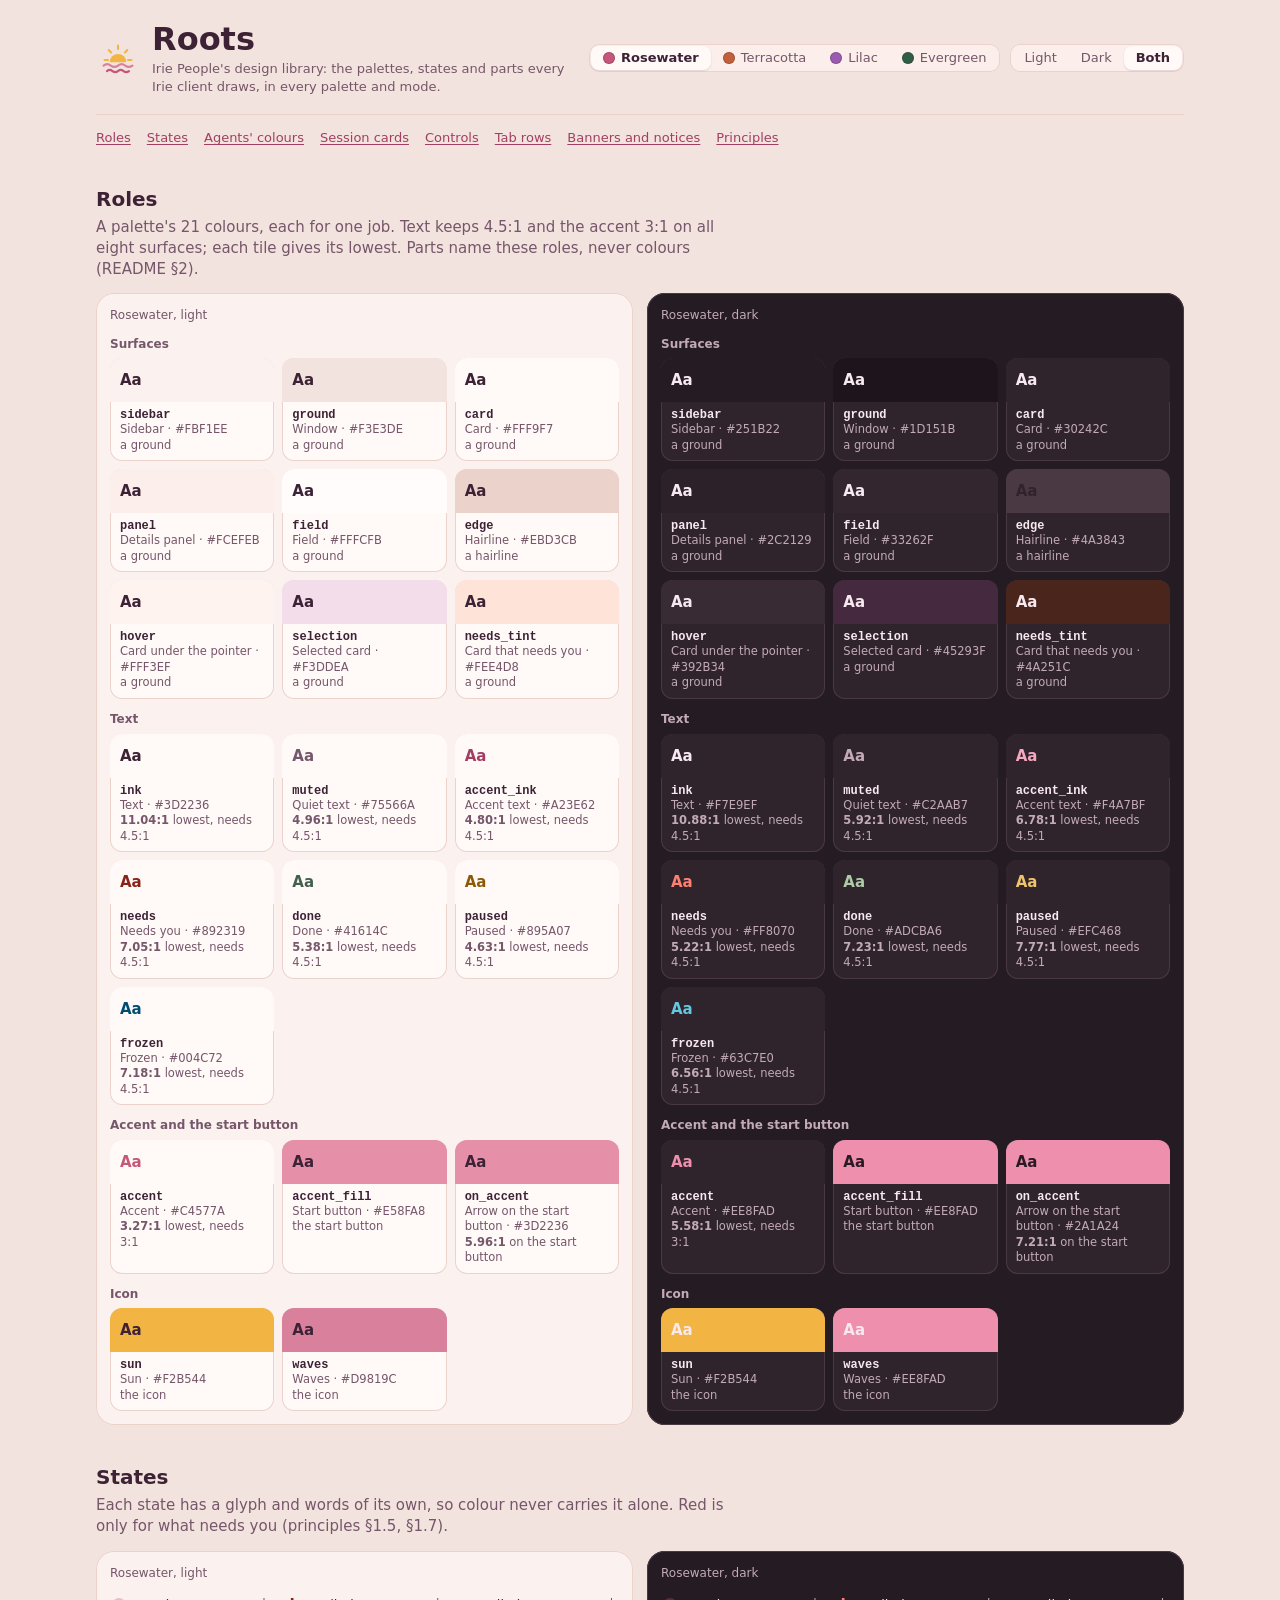
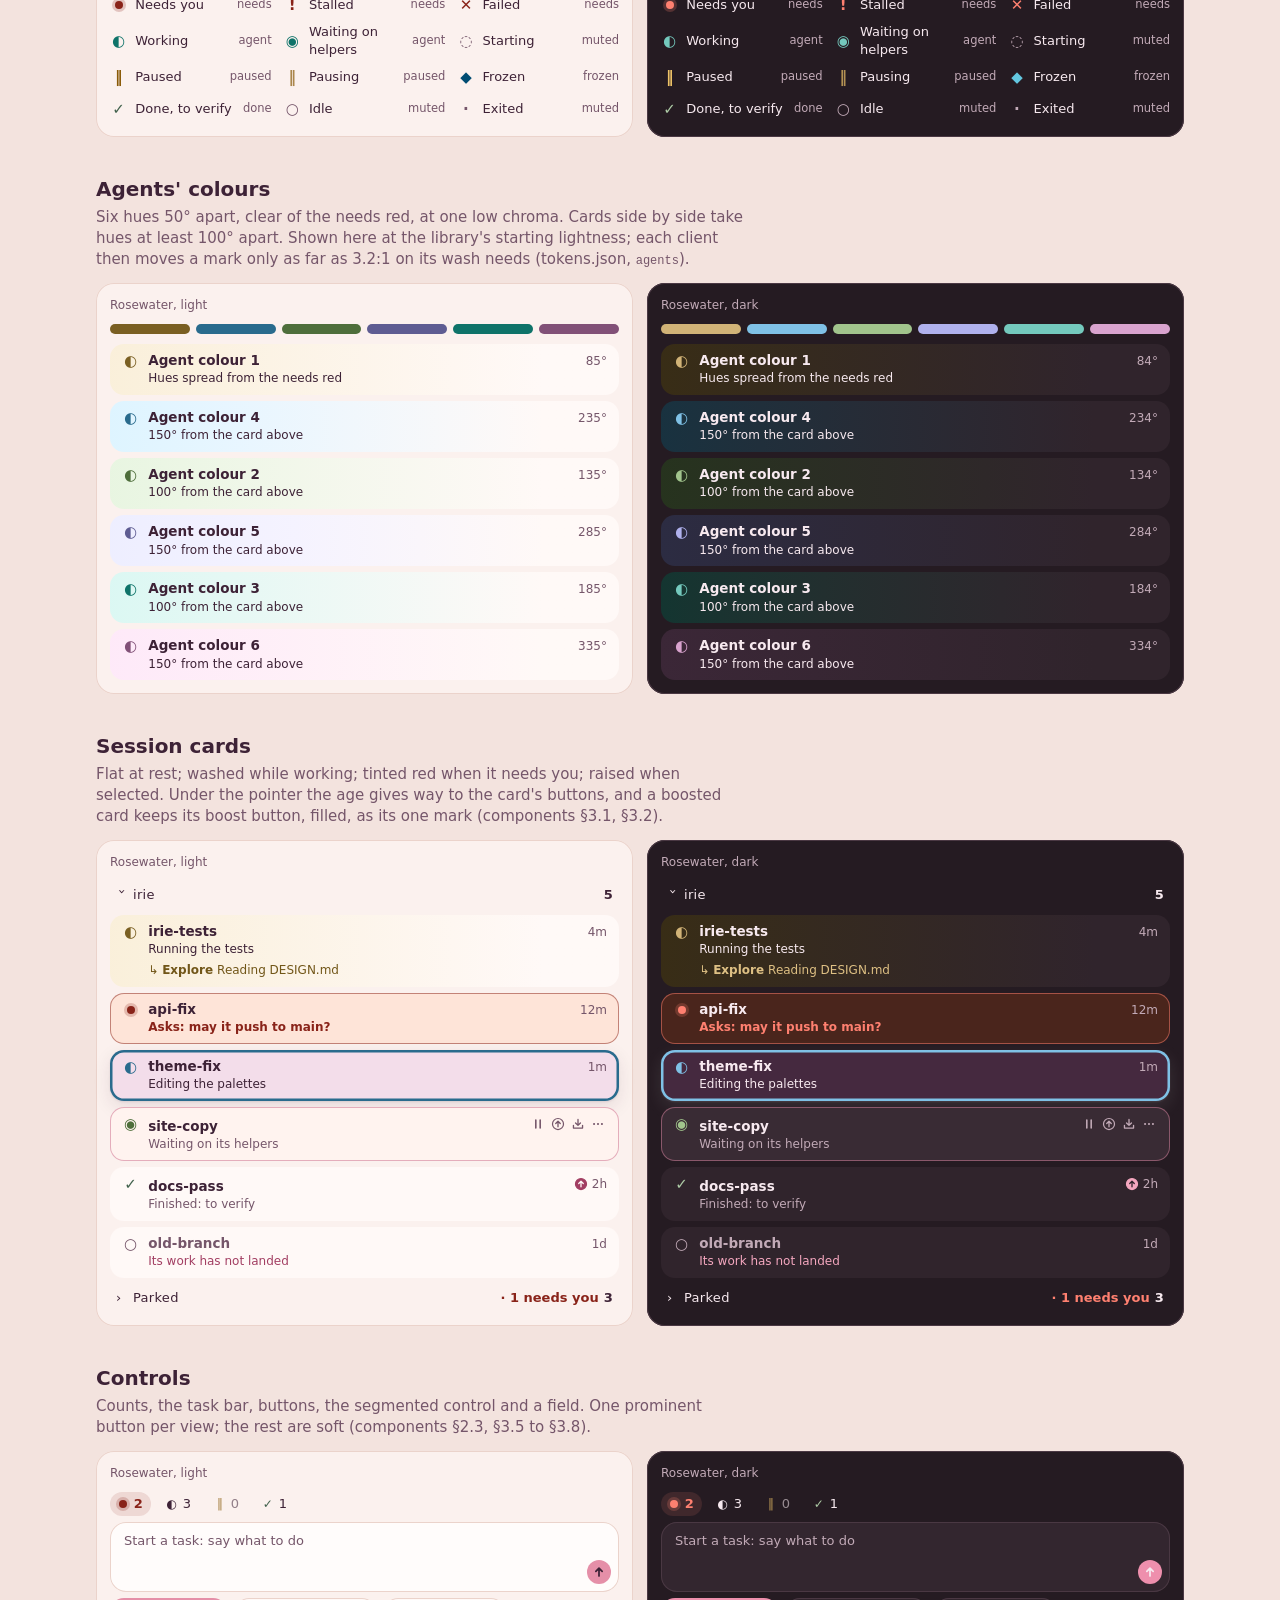
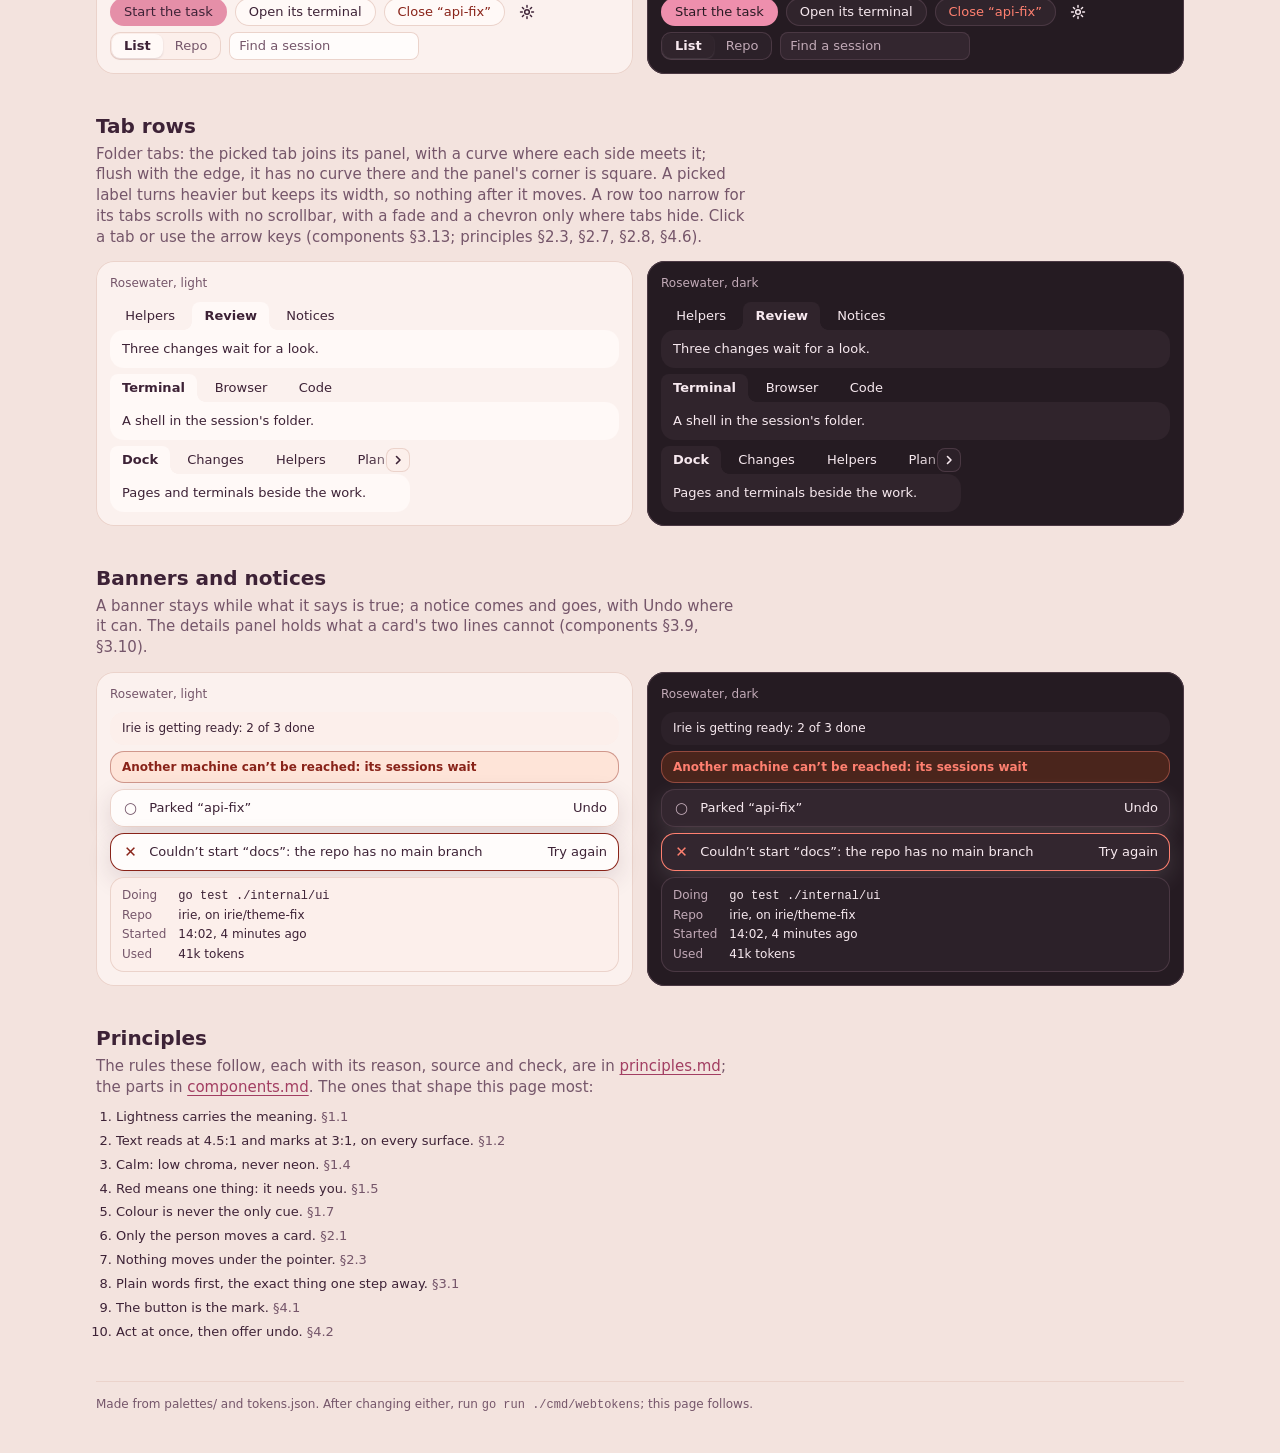
<file: gallery.html>
<!doctype html>
<html lang="en">
<head>
<meta charset="utf-8">
<meta name="viewport" content="width=device-width, initial-scale=1, viewport-fit=cover">
<title>Roots</title>
<!-- Irie's design library, drawn: every palette's roles, the states, the
     agents' colours and the parts (README.md). It reads only the
     library's own files, so open it straight from the folder. -->
<link rel="stylesheet" href="web/tokens.css">
<link rel="stylesheet" href="web/components.css">
<style>
* { box-sizing: border-box; }
body { margin: 0; background: var(--ground); }
.page { max-width: 1120px; margin: 0 auto; padding: max(20px, env(safe-area-inset-top)) max(16px, env(safe-area-inset-right)) 40px max(16px, env(safe-area-inset-left)); }
a { color: var(--accent-ink); text-underline-offset: .18em; }
h1, h2, h3 { font-family: var(--ir-round); line-height: 1.2; margin: 0; text-wrap: balance; }
h1 { font-size: clamp(24px, 4vw, 32px); font-weight: 750; }
h2 { font-size: 20px; font-weight: 700; margin-top: 40px; }
h3 { font-size: 15px; font-weight: 700; margin-top: 22px; }
p { margin: 6px 0 0; max-width: 68ch; color: var(--muted); }
p.lead { font-size: 15px; }
code { font: 12px var(--ir-mono); }

.top { display: flex; flex-wrap: wrap; align-items: center; gap: 14px 20px; padding-bottom: 18px; border-bottom: 1px solid var(--edge); }
.brand { display: flex; align-items: center; gap: 12px; flex: 1 1 320px; min-width: 0; }
.brand svg { width: 44px; height: 44px; flex: none; }
.brand p { margin-top: 2px; }
.pickers { display: flex; flex-wrap: wrap; gap: 10px; align-items: center; }
.swatch-dot { width: 12px; height: 12px; border-radius: 50%; box-shadow: inset 0 0 0 1px color-mix(in srgb, var(--ink) 25%, transparent); }
.ir-seg button { display: inline-flex; align-items: center; gap: 6px; }
.pickers .ir-seg { flex-wrap: wrap; max-width: 100%; }
@media (max-width: 480px) { .pickers .ir-seg button { padding: 0 9px; } }

nav.toc { display: flex; flex-wrap: wrap; gap: 4px 16px; margin-top: 14px; font-size: 13px; }

.panes { display: grid; grid-template-columns: repeat(auto-fit, minmax(min(100%, 320px), 1fr)); gap: 14px; margin-top: 14px; }
.pane { min-width: 0; padding: 14px; border-radius: 18px; background: var(--sidebar); color: var(--ink); box-shadow: inset 0 0 0 1px var(--edge); }
.pane-label { display: flex; justify-content: space-between; gap: 8px; margin-bottom: 10px; font-size: 12px; color: var(--muted); }
.stack { display: grid; gap: 6px; }
.row { display: flex; flex-wrap: wrap; align-items: center; gap: 8px; }

/* Roles */
.roles { display: grid; grid-template-columns: repeat(auto-fill, minmax(140px, 1fr)); gap: 8px; }
.role { min-width: 0; border-radius: 12px; overflow: hidden; background: var(--card); box-shadow: inset 0 0 0 1px var(--edge); }
.role .chip { height: 44px; display: flex; align-items: center; padding: 0 10px; font: 700 15px var(--ir-round); }
.role .meta { padding: 6px 10px 8px; font-size: 11.5px; line-height: 1.35; }
.role .meta b { display: block; font: 600 12px var(--ir-mono); color: var(--ink); }
.role .meta span { color: var(--muted); }
.role .ok { color: var(--done); font-weight: 650; }
.role .low { color: var(--needs); font-weight: 650; }
.group-name { margin: 12px 0 6px; font-size: 12px; font-weight: 650; color: var(--muted); }
.group-name:first-child { margin-top: 0; }

/* States */
.states { display: grid; grid-template-columns: repeat(auto-fill, minmax(150px, 1fr)); gap: 4px 12px; }
.state { display: flex; align-items: center; gap: 8px; min-height: 28px; font-size: 13px; }
.state span:last-child { color: var(--muted); font-size: 11.5px; margin-left: auto; }

/* Agents */
.wheel { display: flex; gap: 6px; margin-bottom: 10px; }
.wheel i { flex: 1; height: 10px; border-radius: 5px; }

/* Tab rows */
.narrow { max-width: 300px; }

.rules { margin: 10px 0 0; padding-left: 20px; max-width: 76ch; }
.rules li { margin-top: 6px; }
.rules li span { color: var(--muted); }
footer { margin-top: 40px; padding-top: 14px; border-top: 1px solid var(--edge); font-size: 12px; color: var(--muted); }
</style>
</head>
<body class="ir">
<div class="page">
  <header class="top">
    <div class="brand">
      <svg viewBox="0 0 64 64" aria-hidden="true"><path d="M32 14v5M18.5 20.5l3.5 3.5M45.5 20.5l-3.5 3.5M12.5 35h5M46.5 35h5" stroke="var(--sun)" stroke-width="3" stroke-linecap="round"/><path d="M20 38a12 12 0 0 1 24 0z" fill="var(--sun)"/><path d="M11 43q5.25-4 10.5 0t10.5 0t10.5 0t10.5 0" fill="none" stroke="var(--waves)" stroke-width="3.2" stroke-linecap="round"/><path d="M16 51q4-3.2 8 0t8 0t8 0t8 0" fill="none" stroke="var(--accent)" stroke-width="3.2" stroke-linecap="round"/></svg>
      <div>
        <h1>Roots</h1>
        <p>Irie People's design library: the palettes, states and parts every Irie client draws, in every palette and mode.</p>
      </div>
    </div>
    <div class="pickers">
      <div class="ir-seg" role="group" aria-label="Palette" id="palettes"></div>
      <div class="ir-seg" role="group" aria-label="Mode" id="modes">
        <button type="button" data-pick-mode="light">Light</button>
        <button type="button" data-pick-mode="dark">Dark</button>
        <button type="button" data-pick-mode="both">Both</button>
      </div>
    </div>
  </header>
  <nav class="toc" aria-label="On this page">
    <a href="#roles">Roles</a><a href="#states">States</a><a href="#agents">Agents' colours</a>
    <a href="#cards">Session cards</a><a href="#controls">Controls</a><a href="#tabs">Tab rows</a><a href="#notes">Banners and notices</a><a href="#rules">Principles</a>
  </nav>
  <p id="nojs">This page draws itself from web/tokens.js: it needs JavaScript.</p>

  <section>
    <h2 id="roles">Roles</h2>
    <p class="lead">A palette's 21 colours, each for one job. Text keeps 4.5:1 and the accent 3:1 on all eight surfaces; each tile gives its lowest. Parts name these roles, never colours (README §2).</p>
    <div class="panes" data-board="roles"></div>
  </section>

  <section>
    <h2 id="states">States</h2>
    <p class="lead">Each state has a glyph and words of its own, so colour never carries it alone. Red is only for what needs you (principles §1.5, §1.7).</p>
    <div class="panes" data-board="states"></div>
  </section>

  <section>
    <h2 id="agents">Agents' colours</h2>
    <p class="lead">Six hues 50° apart, clear of the needs red, at one low chroma. Cards side by side take hues at least 100° apart. Shown here at the library's starting lightness; each client then moves a mark only as far as 3.2:1 on its wash needs (tokens.json, <code>agents</code>).</p>
    <div class="panes" data-board="agents"></div>
  </section>

  <section>
    <h2 id="cards">Session cards</h2>
    <p class="lead">Flat at rest; washed while working; tinted red when it needs you; raised when selected. Under the pointer the age gives way to the card's buttons, and a boosted card keeps its boost button, filled, as its one mark (components §3.1, §3.2).</p>
    <div class="panes" data-board="cards" data-template="t-cards"></div>
  </section>

  <section>
    <h2 id="controls">Controls</h2>
    <p class="lead">Counts, the task bar, buttons, the segmented control and a field. One prominent button per view; the rest are soft (components §2.3, §3.5 to §3.8).</p>
    <div class="panes" data-board="controls" data-template="t-controls"></div>
  </section>

  <section>
    <h2 id="tabs">Tab rows</h2>
    <p class="lead">Folder tabs: the picked tab joins its panel, with a curve where each side meets it; flush with the edge, it has no curve there and the panel's corner is square. A picked label turns heavier but keeps its width, so nothing after it moves. A row too narrow for its tabs scrolls with no scrollbar, with a fade and a chevron only where tabs hide. Click a tab or use the arrow keys (components §3.13; principles §2.3, §2.7, §2.8, §4.6).</p>
    <div class="panes" data-board="tabs" data-template="t-tabs"></div>
  </section>

  <section>
    <h2 id="notes">Banners and notices</h2>
    <p class="lead">A banner stays while what it says is true; a notice comes and goes, with Undo where it can. The details panel holds what a card's two lines cannot (components §3.9, §3.10).</p>
    <div class="panes" data-board="notes" data-template="t-notes"></div>
  </section>

  <section>
    <h2 id="rules">Principles</h2>
    <p class="lead">The rules these follow, each with its reason, source and check, are in <a href="principles.md">principles.md</a>; the parts in <a href="components.md">components.md</a>. The ones that shape this page most:</p>
    <ol class="rules">
      <li>Lightness carries the meaning. <span>§1.1</span></li>
      <li>Text reads at 4.5:1 and marks at 3:1, on every surface. <span>§1.2</span></li>
      <li>Calm: low chroma, never neon. <span>§1.4</span></li>
      <li>Red means one thing: it needs you. <span>§1.5</span></li>
      <li>Colour is never the only cue. <span>§1.7</span></li>
      <li>Only the person moves a card. <span>§2.1</span></li>
      <li>Nothing moves under the pointer. <span>§2.3</span></li>
      <li>Plain words first, the exact thing one step away. <span>§3.1</span></li>
      <li>The button is the mark. <span>§4.1</span></li>
      <li>Act at once, then offer undo. <span>§4.2</span></li>
    </ol>
  </section>

  <footer>Made from palettes/ and tokens.json. After changing either, run <code>go run ./cmd/webtokens</code>; this page follows.</footer>
</div>

<template id="t-cards">
  <div class="stack">
    <button class="ir-group" type="button" aria-expanded="true"><span class="ir-group-chev">›</span><span class="ir-group-title">irie</span><span class="ir-group-count">5</span></button>
    <div class="ir-card is-working" data-slot="0">
      <span class="ir-mark" data-state="working"></span>
      <div class="ir-card-main">
        <div class="ir-card-top"><span class="ir-card-name">irie-tests</span><span class="ir-card-slot"><span class="ir-age">4m</span></span></div>
        <div class="ir-card-line">Running the tests</div>
        <div class="ir-card-helpers"><div class="ir-card-helper">↳ <b>Explore</b>Reading DESIGN.md</div></div>
      </div>
    </div>
    <div class="ir-card is-loud">
      <span class="ir-mark" data-state="needs"></span>
      <div class="ir-card-main">
        <div class="ir-card-top"><span class="ir-card-name">api-fix</span><span class="ir-card-slot"><span class="ir-age">12m</span></span></div>
        <div class="ir-card-line">Asks: may it push to main?</div>
      </div>
    </div>
    <div class="ir-card is-working is-selected is-keyboard" data-slot="3">
      <span class="ir-mark" data-state="working"></span>
      <div class="ir-card-main">
        <div class="ir-card-top"><span class="ir-card-name">theme-fix</span><span class="ir-card-slot"><span class="ir-age">1m</span></span></div>
        <div class="ir-card-line">Editing the palettes</div>
      </div>
    </div>
    <div class="ir-card is-hover" data-slot="1">
      <span class="ir-mark" data-state="waiting"></span>
      <div class="ir-card-main">
        <div class="ir-card-top"><span class="ir-card-name">site-copy</span><span class="ir-card-slot"><span class="ir-age">26m</span><span class="ir-actions">
          <button class="ir-act" type="button" aria-label="Pause"><svg viewBox="0 0 16 16" aria-hidden="true"><path d="M5.5 3.5v9M10.5 3.5v9" fill="none" stroke="currentColor" stroke-width="1.8" stroke-linecap="round"/></svg></button>
          <button class="ir-act" type="button" aria-label="Boost"><svg viewBox="0 0 16 16" aria-hidden="true"><circle class="ir-fill" cx="8" cy="8" r="6.3" fill="none" stroke="currentColor" stroke-width="1.4"/><path class="ir-cut" d="M8 11.2V4.9M5.4 7.4 8 4.8l2.6 2.6" fill="none" stroke="currentColor" stroke-width="1.5" stroke-linecap="round" stroke-linejoin="round"/></svg></button>
          <button class="ir-act" type="button" aria-label="Park"><svg viewBox="0 0 16 16" aria-hidden="true"><path d="M2.8 9.5v3.2h10.4V9.5M8 2.8v6.6M5.2 6.8 8 9.6l2.8-2.8" fill="none" stroke="currentColor" stroke-width="1.5" stroke-linecap="round" stroke-linejoin="round"/></svg></button>
          <button class="ir-act" type="button" aria-label="More"><svg viewBox="0 0 16 16" aria-hidden="true"><path d="M3.5 8h.01M8 8h.01M12.5 8h.01" fill="none" stroke="currentColor" stroke-width="2.4" stroke-linecap="round"/></svg></button>
        </span></span></div>
        <div class="ir-card-line">Waiting on its helpers</div>
      </div>
    </div>
    <div class="ir-card" >
      <span class="ir-mark" data-state="done"></span>
      <div class="ir-card-main">
        <div class="ir-card-top"><span class="ir-card-name">docs-pass</span><span class="ir-card-slot"><button class="ir-act is-on" type="button" aria-label="Stop boosting"><svg viewBox="0 0 16 16" aria-hidden="true"><circle class="ir-fill" cx="8" cy="8" r="6.3" fill="none" stroke="currentColor" stroke-width="1.4"/><path class="ir-cut" d="M8 11.2V4.9M5.4 7.4 8 4.8l2.6 2.6" fill="none" stroke="currentColor" stroke-width="1.5" stroke-linecap="round" stroke-linejoin="round"/></svg></button><span class="ir-age">2h</span></span></div>
        <div class="ir-card-line">Finished: to verify</div>
      </div>
    </div>
    <div class="ir-card is-quiet is-loose">
      <span class="ir-mark" data-state="idle"></span>
      <div class="ir-card-main">
        <div class="ir-card-top"><span class="ir-card-name">old-branch</span><span class="ir-card-slot"><span class="ir-age">1d</span></span></div>
        <div class="ir-card-line">Its work has not landed</div>
      </div>
    </div>
    <button class="ir-group" type="button" aria-expanded="false"><span class="ir-group-chev">›</span><span class="ir-group-title">Parked</span><span class="ir-group-need">· 1 needs you</span><span class="ir-group-count">3</span></button>
  </div>
</template>

<template id="t-controls">
  <div class="stack">
    <div class="row">
      <button class="ir-count is-needs" type="button"><span class="ir-mark" data-state="needs"></span>2</button>
      <button class="ir-count" type="button"><span class="ir-mark" data-state="working"></span>3</button>
      <button class="ir-count is-zero" type="button"><span class="ir-mark" data-state="paused"></span>0</button>
      <button class="ir-count" type="button"><span class="ir-mark" data-state="done"></span>1</button>
    </div>
    <div class="ir-taskbar">
      <textarea aria-label="New task" placeholder="Start a task: say what to do"></textarea>
      <button class="ir-start" type="button" aria-label="Start"><svg viewBox="0 0 16 16" aria-hidden="true"><path d="M8 12.5V3.8M4.4 7.2 8 3.6l3.6 3.6" fill="none" stroke="currentColor" stroke-width="2" stroke-linecap="round" stroke-linejoin="round"/></svg></button>
    </div>
    <div class="row">
      <button class="ir-button is-prominent" type="button">Start the task</button>
      <button class="ir-button" type="button">Open its terminal</button>
      <button class="ir-button is-danger" type="button">Close “api-fix”</button>
      <button class="ir-icon-button" type="button" aria-label="Settings"><svg viewBox="0 0 20 20" aria-hidden="true"><circle cx="10" cy="10" r="2.6" fill="none" stroke="currentColor" stroke-width="1.6"/><path d="M10 2.8v2M10 15.2v2M2.8 10h2M15.2 10h2M4.9 4.9l1.4 1.4M13.7 13.7l1.4 1.4M4.9 15.1l1.4-1.4M13.7 6.3l1.4-1.4" stroke="currentColor" stroke-width="1.6" stroke-linecap="round"/></svg></button>
    </div>
    <div class="row">
      <div class="ir-seg" role="group" aria-label="View"><button type="button" aria-pressed="true">List</button><button type="button" aria-pressed="false">Repo</button></div>
      <input class="ir-field" type="search" placeholder="Find a session" aria-label="Find a session">
    </div>
  </div>
</template>

<template id="t-tabs">
  <div class="stack">
    <div class="ir-tabs">
      <div class="ir-tabs-row">
      <div class="ir-tablist" role="tablist" aria-label="Right sidebar">
        <button class="ir-tab" type="button" role="tab" aria-selected="false" tabindex="-1" data-says="Two helpers are reading the code."><span class="ir-tab-label" data-text="Helpers">Helpers</span></button>
        <button class="ir-tab" type="button" role="tab" aria-selected="true" tabindex="0" data-says="Three changes wait for a look."><span class="ir-tab-label" data-text="Review">Review</span></button>
        <button class="ir-tab" type="button" role="tab" aria-selected="false" tabindex="-1" data-says="Every notice, kept."><span class="ir-tab-label" data-text="Notices">Notices</span></button>
      </div>
      </div>
      <div class="ir-tabpanel" role="tabpanel">Three changes wait for a look.</div>
    </div>
    <div class="ir-tabs">
      <div class="ir-tabs-row">
      <div class="ir-tablist" role="tablist" aria-label="Panes">
        <button class="ir-tab" type="button" role="tab" aria-selected="true" tabindex="0" data-says="A shell in the session's folder."><span class="ir-tab-label" data-text="Terminal">Terminal</span></button>
        <button class="ir-tab" type="button" role="tab" aria-selected="false" tabindex="-1" data-says="A page beside the work."><span class="ir-tab-label" data-text="Browser">Browser</span></button>
        <button class="ir-tab" type="button" role="tab" aria-selected="false" tabindex="-1" data-says="The file the agent opened, to read and edit."><span class="ir-tab-label" data-text="Code">Code</span></button>
      </div>
      </div>
      <div class="ir-tabpanel" role="tabpanel">A shell in the session's folder.</div>
    </div>
    <div class="ir-tabs narrow">
      <div class="ir-tabs-row">
      <button class="ir-tabs-more is-start" type="button" aria-label="Previous tabs" tabindex="-1" hidden><svg viewBox="0 0 12 12" aria-hidden="true"><path d="M7.5 2.5 4 6l3.5 3.5" fill="none" stroke="currentColor" stroke-width="1.6" stroke-linecap="round" stroke-linejoin="round"/></svg></button>
      <div class="ir-tablist" role="tablist" aria-label="Sidebar tabs">
        <button class="ir-tab" type="button" role="tab" aria-selected="true" tabindex="0" data-says="Pages and terminals beside the work."><span class="ir-tab-label" data-text="Dock">Dock</span></button>
        <button class="ir-tab" type="button" role="tab" aria-selected="false" tabindex="-1" data-says="What changed in this session."><span class="ir-tab-label" data-text="Changes">Changes</span></button>
        <button class="ir-tab" type="button" role="tab" aria-selected="false" tabindex="-1" data-says="Two helpers are reading the code."><span class="ir-tab-label" data-text="Helpers">Helpers</span></button>
        <button class="ir-tab" type="button" role="tab" aria-selected="false" tabindex="-1" data-says="The steps the agent means to take."><span class="ir-tab-label" data-text="Plan">Plan</span></button>
        <button class="ir-tab" type="button" role="tab" aria-selected="false" tabindex="-1" data-says="Three changes wait for a look."><span class="ir-tab-label" data-text="Review">Review</span></button>
        <button class="ir-tab" type="button" role="tab" aria-selected="false" tabindex="-1" data-says="Every notice, kept."><span class="ir-tab-label" data-text="Notices">Notices</span></button>
        <button class="ir-tab" type="button" role="tab" aria-selected="false" tabindex="-1" data-says="Mail, in one list."><span class="ir-tab-label" data-text="Mail">Mail</span></button>
        <button class="ir-tab" type="button" role="tab" aria-selected="false" tabindex="-1" data-says="The session's folder."><span class="ir-tab-label" data-text="Files">Files</span></button>
        <button class="ir-tab" type="button" role="tab" aria-selected="false" tabindex="-1" data-says="Find in this session."><span class="ir-tab-label" data-text="Find">Find</span></button>
      </div>
      <button class="ir-tabs-more is-end" type="button" aria-label="Next tabs" tabindex="-1" hidden><svg viewBox="0 0 12 12" aria-hidden="true"><path d="M4.5 2.5 8 6 4.5 9.5" fill="none" stroke="currentColor" stroke-width="1.6" stroke-linecap="round" stroke-linejoin="round"/></svg></button>
      </div>
      <div class="ir-tabpanel" role="tabpanel">Pages and terminals beside the work.</div>
    </div>
  </div>
</template>

<template id="t-notes">
  <div class="stack">
    <div class="ir-banner">Irie is getting ready: 2 of 3 done</div>
    <div class="ir-banner is-loud">Another machine can’t be reached: its sessions wait</div>
    <div class="ir-notice"><span class="ir-mark" data-state="idle"></span><span class="ir-notice-text">Parked “api-fix”</span><button class="ir-notice-undo" type="button">Undo</button></div>
    <div class="ir-notice is-error"><span class="ir-mark" data-state="failed"></span><span class="ir-notice-text">Couldn’t start “docs”: the repo has no main branch</span><button class="ir-notice-undo" type="button">Try again</button></div>
    <div class="ir-panel">
      <dl>
        <dt>Doing</dt><dd><code>go test ./internal/ui</code></dd>
        <dt>Repo</dt><dd>irie, on irie/theme-fix</dd>
        <dt>Started</dt><dd>14:02, 4 minutes ago</dd>
        <dt>Used</dt><dd>41k tokens</dd>
      </dl>
    </div>
  </div>
</template>

<script src="web/tokens.js"></script>
<script src="web/components.js"></script>
<script>
(function () {
  'use strict';
  const D = window.IRIE_DESIGN;
  if (!D) return;
  document.getElementById('nojs').hidden = true;
  const root = document.documentElement;

  // Remembered between visits in this browser only; the page works without.
  const remember = {
    get(k) { try { return localStorage.getItem('irie-design.' + k); } catch (e) { return null; } },
    set(k, v) { try { localStorage.setItem('irie-design.' + k, v); } catch (e) { /* none kept */ } },
  };
  // A link may name both: gallery.html#palette=lilac&mode=dark. The pickers'
  // own attributes are data-pick-*, since data-palette and data-mode draw an
  // element in a palette (web/tokens.css).
  const asked = new URLSearchParams(location.hash.slice(1));
  let palette = asked.get('palette') || remember.get('palette');
  if (!D.palettes.some((p) => p.id === palette)) palette = D.default;
  let mode = asked.get('mode') || remember.get('mode');
  if (!['light', 'dark', 'both'].includes(mode)) mode = 'both';

  // WCAG 2.2's contrast ratio, as roots.Contrast works it out.
  const rgb = (h) => [1, 3, 5].map((i) => parseInt(h.slice(i, i + 2), 16));
  const lin = (c) => { c /= 255; return c <= 0.04045 ? c / 12.92 : Math.pow((c + 0.055) / 1.055, 2.4); };
  const lum = (h) => { const [r, g, b] = rgb(h).map(lin); return 0.2126 * r + 0.7152 * g + 0.0722 * b; };
  const ratio = (a, b) => { const x = lum(a), y = lum(b); return (Math.max(x, y) + 0.05) / (Math.min(x, y) + 0.05); };

  // A colour's OKLCH lightness and hue (Ottosson's Oklab).
  function oklch(h) {
    const [r, g, b] = rgb(h).map(lin);
    const l = Math.cbrt(0.4122214708 * r + 0.5363325363 * g + 0.0514459929 * b);
    const m = Math.cbrt(0.2119034982 * r + 0.6806995451 * g + 0.1073969566 * b);
    const s = Math.cbrt(0.0883024619 * r + 0.2817188376 * g + 0.6299787005 * b);
    const L = 0.2104542553 * l + 0.7936177850 * m - 0.0040720468 * s;
    const A = 1.9779984951 * l - 2.4285922050 * m + 0.4505937099 * s;
    const B = 0.0259040371 * l + 0.7827717662 * m - 0.8086757660 * s;
    return { l: L, h: (Math.atan2(B, A) * 180 / Math.PI + 360) % 360 };
  }

  // The agents' hues and their colours at the library's starting points.
  const A = D.agents;
  function agentVars(set, dark, slot) {
    const step = (360 - 2 * A.needs_gap) / A.slots;
    const hue = (oklch(set.needs).h + A.needs_gap + step / 2 + slot * step) % 360;
    const pick = (pair) => (dark ? pair.dark : pair.light);
    const clamp = (x) => Math.min(1, Math.max(0, x));
    const card = oklch(set.card).l;
    return {
      hue,
      '--a-mark': `oklch(${pick(A.mark.lightness)} ${A.mark.chroma} ${hue.toFixed(1)})`,
      '--a-ink': `oklch(${pick(A.ink.lightness)} ${A.mark.chroma} ${hue.toFixed(1)})`,
      '--a-wash': `oklch(${clamp(card + pick(A.wash.lift)).toFixed(3)} ${pick(A.wash.chroma)} ${hue.toFixed(1)})`,
    };
  }
  // Cards side by side, as the core spreads them: 150° and 100° apart.
  const neighbours = [0, 3, 1, 4, 2, 5];

  const esc = (s) => String(s).replace(/[&<>"]/g, (c) => ({ '&': '&amp;', '<': '&lt;', '>': '&gt;', '"': '&quot;' }[c]));
  const surfaces = D.roles.filter((r) => r.use === 'surface').map((r) => r.key);

  const boards = {
    roles(set) {
      const groups = [
        ['Surfaces', ['surface', 'line']],
        ['Text', ['text']],
        ['Accent and the start button', ['mark', 'fill', 'on_fill']],
        ['Icon', ['picture']],
      ];
      return groups.map(([name, uses]) => {
        const tiles = D.roles.filter((r) => uses.includes(r.use)).map((r) => {
          const c = set[r.key];
          let note = '';
          if (r.use === 'text' || r.use === 'mark') {
            const floor = r.use === 'text' ? D.contrast.text : D.contrast.mark;
            const low = Math.min(...surfaces.map((s) => ratio(c, set[s])));
            note = `<span class="${low >= floor ? 'ok' : 'low'}">${low.toFixed(2)}:1</span> <span>lowest, needs ${floor}:1</span>`;
          } else if (r.use === 'on_fill') {
            const on = ratio(c, set.accent_fill);
            note = `<span class="${on >= D.contrast.text ? 'ok' : 'low'}">${on.toFixed(2)}:1</span> <span>on the start button</span>`;
          } else {
            note = `<span>${{ surface: 'a ground', line: 'a hairline', fill: 'the start button', picture: 'the icon' }[r.use]}</span>`;
          }
          // Each role drawn as it is used: text and marks on a card, the
          // start button's arrow on the button, the rest as a ground.
          let ground = c, ink = lum(c) > 0.3 ? set.ink : set.card;
          if (r.use === 'text' || r.use === 'mark') [ground, ink] = [set.card, c];
          else if (r.use === 'on_fill') [ground, ink] = [set.accent_fill, c];
          else if (r.use === 'fill') ink = set.on_accent;
          else if (r.use === 'surface') ink = set.ink;
          const sample = `<div class="chip" style="background:${ground};color:${ink}">Aa</div>`;
          return `<div class="role">${sample}<div class="meta"><b>${r.key}</b><span>${esc(r.title)} · ${c}</span><br>${note}</div></div>`;
        }).join('');
        return `<div class="group-name">${name}</div><div class="roles">${tiles}</div>`;
      }).join('');
    },
    states() {
      const states = [
        ['needs', 'Needs you', 'needs'], ['stalled', 'Stalled', 'needs'], ['failed', 'Failed', 'needs'],
        ['working', 'Working', 'agent'], ['waiting', 'Waiting on helpers', 'agent'], ['starting', 'Starting', 'muted'],
        ['paused', 'Paused', 'paused'], ['pausing', 'Pausing', 'paused'], ['frozen', 'Frozen', 'frozen'],
        ['done', 'Done, to verify', 'done'], ['idle', 'Idle', 'muted'], ['exited', 'Exited', 'muted'],
      ];
      return `<div class="states">${states.map(([s, words, role]) => `<div class="state"><span class="ir-mark" data-state="${s}" data-slot="2"></span><span>${words}</span><span>${role}</span></div>`).join('')}</div>`;
    },
    agents(set, dark) {
      const wheel = neighbours.map((i) => `<i style="background:${agentVars(set, dark, i)['--a-mark']}"></i>`).join('');
      const cards = neighbours.map((i, n) => {
        const v = agentVars(set, dark, i);
        return `<div class="ir-card is-working" data-slot="${i}"><span class="ir-mark" data-state="working"></span><div class="ir-card-main"><div class="ir-card-top"><span class="ir-card-name">Agent colour ${i + 1}</span><span class="ir-card-slot">${Math.round(v.hue)}°</span></div><div class="ir-card-line">${n ? Math.round(Math.min(Math.abs(v.hue - agentVars(set, dark, neighbours[n - 1]).hue), 360 - Math.abs(v.hue - agentVars(set, dark, neighbours[n - 1]).hue))) + '° from the card above' : 'Hues spread from the needs red'}</div></div></div>`;
      }).join('');
      return `<div class="wheel" aria-hidden="true">${wheel}</div><div class="stack">${cards}</div>`;
    },
  };

  function fill(board, set, dark) {
    if (boards[board.dataset.board]) return boards[board.dataset.board](set, dark);
    return document.getElementById(board.dataset.template).innerHTML;
  }

  function draw() {
    const p = D.palettes.find((x) => x.id === palette);
    root.dataset.palette = palette;
    if (mode === 'both') delete root.dataset.mode; else root.dataset.mode = mode;
    document.querySelectorAll('#palettes button').forEach((b) => b.setAttribute('aria-pressed', String(b.dataset.pickPalette === palette)));
    document.querySelectorAll('#modes button').forEach((b) => b.setAttribute('aria-pressed', String(b.dataset.pickMode === mode)));
    const modes = mode === 'both' ? ['light', 'dark'] : [mode];
    document.querySelectorAll('[data-board]').forEach((board) => {
      board.innerHTML = modes.map((m) => {
        const dark = m === 'dark';
        const set = dark ? p.dark : p.light;
        return `<div class="pane ir" data-palette="${p.id}" data-mode="${m}"><div class="pane-label"><span>${esc(p.name)}, ${m}</span></div>${fill(board, set, dark)}</div>`;
      }).join('');
      board.querySelectorAll('.pane').forEach((pane) => {
        const dark = pane.dataset.mode === 'dark';
        const set = dark ? p.dark : p.light;
        pane.querySelectorAll('[data-slot]').forEach((el) => {
          const v = agentVars(set, dark, Number(el.dataset.slot));
          for (const k of ['--a-mark', '--a-ink', '--a-wash']) el.style.setProperty(k, v[k]);
        });
      });
    });
    IrieRoots.wire();
  }


  const pickers = document.getElementById('palettes');
  pickers.innerHTML = D.palettes.map((p) => `<button type="button" data-pick-palette="${p.id}"><span class="swatch-dot" style="background:${p.light.accent}"></span>${esc(p.name)}</button>`).join('');
  pickers.addEventListener('click', (e) => {
    const b = e.target.closest('button');
    if (!b) return;
    palette = b.dataset.pickPalette;
    remember.set('palette', palette);
    draw();
  });
  document.getElementById('modes').addEventListener('click', (e) => {
    const b = e.target.closest('button');
    if (!b) return;
    mode = b.dataset.pickMode;
    remember.set('mode', mode);
    draw();
  });
  draw();
})();
</script>
</body>
</html>
</file>
<file: web/tokens.css>
/* Irie's palettes as CSS variables. Made by go run ./cmd/webtokens from palettes/ and tokens.json: change those, not this.
   data-palette on an element picks a palette for it and what is inside it, and
   data-mode="light" or "dark" on the same element picks its mode, which
   otherwise follows the system's. */

:root {
  --term-ground: #14110D;
  --term-ink: #EEE5D5;
}

/* Rosewater */
:root, [data-palette="rosewater"] {
  --sidebar: #FBF1EE;
  --ground: #F3E3DE;
  --card: #FFF9F7;
  --panel: #FCEFEB;
  --field: #FFFCFB;
  --edge: #EBD3CB;
  --hover: #FFF3EF;
  --selection: #F3DDEA;
  --needs-tint: #FEE4D8;
  --ink: #3D2236;
  --muted: #75566A;
  --accent: #C4577A;
  --accent-ink: #A23E62;
  --accent-fill: #E58FA8;
  --on-accent: #3D2236;
  --needs: #892319;
  --done: #41614C;
  --paused: #895A07;
  --frozen: #004C72;
  --sun: #F2B544;
  --waves: #D9819C;
  color-scheme: light;
}
:root[data-mode="dark"], [data-palette="rosewater"][data-mode="dark"] {
  --sidebar: #251B22;
  --ground: #1D151B;
  --card: #30242C;
  --panel: #2C2129;
  --field: #33262F;
  --edge: #4A3843;
  --hover: #392B34;
  --selection: #45293F;
  --needs-tint: #4A251C;
  --ink: #F7E9EF;
  --muted: #C2AAB7;
  --accent: #EE8FAD;
  --accent-ink: #F4A7BF;
  --accent-fill: #EE8FAD;
  --on-accent: #2A1A24;
  --needs: #FF8070;
  --done: #ADCBA6;
  --paused: #EFC468;
  --frozen: #63C7E0;
  --sun: #F2B544;
  --waves: #EE8FAD;
  color-scheme: dark;
}
@media (prefers-color-scheme: dark) {
  :root:not([data-mode="light"]), [data-palette="rosewater"]:not([data-mode="light"]) {
    --sidebar: #251B22;
    --ground: #1D151B;
    --card: #30242C;
    --panel: #2C2129;
    --field: #33262F;
    --edge: #4A3843;
    --hover: #392B34;
    --selection: #45293F;
    --needs-tint: #4A251C;
    --ink: #F7E9EF;
    --muted: #C2AAB7;
    --accent: #EE8FAD;
    --accent-ink: #F4A7BF;
    --accent-fill: #EE8FAD;
    --on-accent: #2A1A24;
    --needs: #FF8070;
    --done: #ADCBA6;
    --paused: #EFC468;
    --frozen: #63C7E0;
    --sun: #F2B544;
    --waves: #EE8FAD;
    color-scheme: dark;
  }
}

/* Terracotta */
[data-palette="terracotta"] {
  --sidebar: #F9F2EA;
  --ground: #F0E4D6;
  --card: #FFFBF6;
  --panel: #FBF3EA;
  --field: #FFFDF9;
  --edge: #E7D6C3;
  --hover: #FFF6EC;
  --selection: #F8E0CF;
  --needs-tint: #FBE2E4;
  --ink: #3A2629;
  --muted: #735E58;
  --accent: #C2603A;
  --accent-ink: #A24A26;
  --accent-fill: #E58A62;
  --on-accent: #2B1A14;
  --needs: #891F32;
  --done: #00524D;
  --paused: #845500;
  --frozen: #356577;
  --sun: #F2B544;
  --waves: #7FA383;
  color-scheme: light;
}
[data-palette="terracotta"][data-mode="dark"] {
  --sidebar: #231B17;
  --ground: #1B1411;
  --card: #2E241F;
  --panel: #2A211C;
  --field: #312722;
  --edge: #48392F;
  --hover: #372B24;
  --selection: #4A2F22;
  --needs-tint: #46202A;
  --ink: #F6EBE2;
  --muted: #BFAA9B;
  --accent: #EE9469;
  --accent-ink: #F4A983;
  --accent-fill: #EE9469;
  --on-accent: #2A1810;
  --needs: #FA7972;
  --done: #B8D8B4;
  --paused: #EFC468;
  --frozen: #7EC3CC;
  --sun: #F2B544;
  --waves: #9CC79C;
  color-scheme: dark;
}
@media (prefers-color-scheme: dark) {
  [data-palette="terracotta"]:not([data-mode="light"]) {
    --sidebar: #231B17;
    --ground: #1B1411;
    --card: #2E241F;
    --panel: #2A211C;
    --field: #312722;
    --edge: #48392F;
    --hover: #372B24;
    --selection: #4A2F22;
    --needs-tint: #46202A;
    --ink: #F6EBE2;
    --muted: #BFAA9B;
    --accent: #EE9469;
    --accent-ink: #F4A983;
    --accent-fill: #EE9469;
    --on-accent: #2A1810;
    --needs: #FA7972;
    --done: #B8D8B4;
    --paused: #EFC468;
    --frozen: #7EC3CC;
    --sun: #F2B544;
    --waves: #9CC79C;
    color-scheme: dark;
  }
}

/* Lilac */
[data-palette="lilac"] {
  --sidebar: #F7F2F7;
  --ground: #EEE5EF;
  --card: #FFFCFF;
  --panel: #F9F3F9;
  --field: #FFFDFF;
  --edge: #E2D5E4;
  --hover: #FBF5FB;
  --selection: #EBDDF1;
  --needs-tint: #FBE4E0;
  --ink: #33223F;
  --muted: #6C5A75;
  --accent: #9A5CB0;
  --accent-ink: #7F4495;
  --accent-fill: #C39AD3;
  --on-accent: #2A1838;
  --needs: #882416;
  --done: #33604C;
  --paused: #875A07;
  --frozen: #004D60;
  --sun: #F2B544;
  --waves: #B58BC9;
  color-scheme: light;
}
[data-palette="lilac"][data-mode="dark"] {
  --sidebar: #1F1A26;
  --ground: #18141E;
  --card: #2A2332;
  --panel: #26202E;
  --field: #2D2636;
  --edge: #433950;
  --hover: #332B3C;
  --selection: #3E2E4D;
  --needs-tint: #44221F;
  --ink: #F2EAF6;
  --muted: #B9A9C4;
  --accent: #C79BE0;
  --accent-ink: #D2AEE8;
  --accent-fill: #C79BE0;
  --on-accent: #241731;
  --needs: #FF836F;
  --done: #9CC9A6;
  --paused: #EFC468;
  --frozen: #6FDBE2;
  --sun: #F2B544;
  --waves: #C79BE0;
  color-scheme: dark;
}
@media (prefers-color-scheme: dark) {
  [data-palette="lilac"]:not([data-mode="light"]) {
    --sidebar: #1F1A26;
    --ground: #18141E;
    --card: #2A2332;
    --panel: #26202E;
    --field: #2D2636;
    --edge: #433950;
    --hover: #332B3C;
    --selection: #3E2E4D;
    --needs-tint: #44221F;
    --ink: #F2EAF6;
    --muted: #B9A9C4;
    --accent: #C79BE0;
    --accent-ink: #D2AEE8;
    --accent-fill: #C79BE0;
    --on-accent: #241731;
    --needs: #FF836F;
    --done: #9CC9A6;
    --paused: #EFC468;
    --frozen: #6FDBE2;
    --sun: #F2B544;
    --waves: #C79BE0;
    color-scheme: dark;
  }
}

/* Evergreen */
[data-palette="evergreen"] {
  --sidebar: #F4F4EC;
  --ground: #E9EBDF;
  --card: #FBFBF6;
  --panel: #F1F2E8;
  --field: #FDFDF9;
  --edge: #D8DCC9;
  --hover: #F6F7EF;
  --selection: #DDE5D3;
  --needs-tint: #FBE5DC;
  --ink: #1E2B22;
  --muted: #56635A;
  --accent: #2F5D46;
  --accent-ink: #264D3A;
  --accent-fill: #9DB8A3;
  --on-accent: #1E2B22;
  --needs: #892319;
  --done: #2C7043;
  --paused: #8C5500;
  --frozen: #00566B;
  --sun: #D9A93F;
  --waves: #5E8A6E;
  color-scheme: light;
}
[data-palette="evergreen"][data-mode="dark"] {
  --sidebar: #141C17;
  --ground: #0E1410;
  --card: #1C2620;
  --panel: #18221C;
  --field: #202B24;
  --edge: #34443A;
  --hover: #25322A;
  --selection: #2A3D31;
  --needs-tint: #4A251C;
  --ink: #ECF0E6;
  --muted: #B3BFB5;
  --accent: #9CC5A1;
  --accent-ink: #B3D6B8;
  --accent-fill: #9CC5A1;
  --on-accent: #12201A;
  --needs: #FF9585;
  --done: #B0F2B1;
  --paused: #EFC468;
  --frozen: #86E0FD;
  --sun: #D9A93F;
  --waves: #9CC5A1;
  color-scheme: dark;
}
@media (prefers-color-scheme: dark) {
  [data-palette="evergreen"]:not([data-mode="light"]) {
    --sidebar: #141C17;
    --ground: #0E1410;
    --card: #1C2620;
    --panel: #18221C;
    --field: #202B24;
    --edge: #34443A;
    --hover: #25322A;
    --selection: #2A3D31;
    --needs-tint: #4A251C;
    --ink: #ECF0E6;
    --muted: #B3BFB5;
    --accent: #9CC5A1;
    --accent-ink: #B3D6B8;
    --accent-fill: #9CC5A1;
    --on-accent: #12201A;
    --needs: #FF9585;
    --done: #B0F2B1;
    --paused: #EFC468;
    --frozen: #86E0FD;
    --sun: #D9A93F;
    --waves: #9CC5A1;
    color-scheme: dark;
  }
}
</file>
<file: web/components.css>
/* Irie's parts for web pages (components.md), built only from the
   roles in tokens.css: link tokens.css first. Every class starts ir-, so a
   page's own classes never meet them. data-density="touch" on any element
   gives what is inside it the phone's sizes; without it, parts are the
   pointer clients' size. The gallery (gallery.html) draws each one.

   An agent's colours come in per card, as --a-mark, --a-wash and --a-ink:
   the core says which agent, and the client works the colours out
   (tokens.json, agents). */

.ir {
  --ir-font: -apple-system, BlinkMacSystemFont, "SF Pro Text", "Segoe UI Variable Text", "Segoe UI", system-ui, sans-serif;
  --ir-round: ui-rounded, "SF Pro Rounded", -apple-system, BlinkMacSystemFont, "Segoe UI Variable Display", system-ui, sans-serif;
  --ir-mono: ui-monospace, "SF Mono", SFMono-Regular, "Cascadia Mono", Menlo, Consolas, monospace;
  --ir-text: 13px;
  --ir-small: 12px;
  --ir-name: 13.5px;
  --ir-r: 14px;
  --ir-r-control: 8px;
  --ir-pad: 8px 12px;
  --ir-target: 28px;
  --ir-ease: cubic-bezier(.2, .85, .25, 1);
  --ir-lift: 0 1px 2px color-mix(in srgb, var(--ink) 10%, transparent), 0 6px 18px color-mix(in srgb, var(--ink) 10%, transparent);
  font: var(--ir-text)/1.38 var(--ir-font);
  color: var(--ink);
  -webkit-font-smoothing: antialiased;
}
[data-density="touch"] {
  --ir-text: 15px;
  --ir-small: 13px;
  --ir-name: 16.5px;
  --ir-r: 16px;
  --ir-r-control: 12px;
  --ir-pad: 12px 14px;
  --ir-target: 44px;
}
.ir :focus-visible { outline: 2px solid var(--accent); outline-offset: 2px; }
.ir button { font: inherit; color: inherit; }

/* ---- Marks (components §2) ------------------------------------------- */

/* A state's glyph, in its state's role: data-state names the state. */
.ir-mark {
  display: inline-grid; place-items: center; flex: none;
  width: 1.15em; height: 1.15em; font-size: 15px; line-height: 1;
  color: var(--muted);
}
.ir-mark[data-state="needs"]::before {
  content: ""; width: 8px; height: 8px; border-radius: 50%;
  background: var(--needs);
  box-shadow: 0 0 0 3px color-mix(in srgb, var(--needs) 22%, transparent);
}
.ir-mark[data-state="stalled"]::before { content: "!"; font-weight: 800; }
.ir-mark[data-state="failed"]::before,
.ir-mark[data-state="error"]::before { content: "✕"; }
.ir-mark[data-state="working"]::before { content: "◐"; }
.ir-mark[data-state="waiting"]::before { content: "◉"; }
.ir-mark[data-state="paused"]::before,
.ir-mark[data-state="pausing"]::before { content: "‖"; font-weight: 700; }
.ir-mark[data-state="frozen"]::before { content: "◆"; }
.ir-mark[data-state="done"]::before { content: "✓"; font-weight: 700; }
.ir-mark[data-state="idle"]::before { content: "○"; }
.ir-mark[data-state="starting"]::before { content: "◌"; }
.ir-mark[data-state="exited"]::before { content: "·"; font-weight: 800; }
.ir-mark[data-state="stalled"], .ir-mark[data-state="failed"], .ir-mark[data-state="error"] { color: var(--needs); }
.ir-mark[data-state="working"] { color: var(--a-mark, var(--ink)); }
.ir-mark[data-state="waiting"] { color: var(--a-mark, var(--accent-ink)); }
.ir-mark[data-state="paused"] { color: var(--paused); }
.ir-mark[data-state="pausing"] { color: var(--paused); opacity: .7; }
.ir-mark[data-state="frozen"] { color: var(--frozen); }
.ir-mark[data-state="done"] { color: var(--done); }

/* A count of sessions in a state; faint at zero, red only for needs. */
.ir-count {
  display: inline-flex; align-items: center; gap: 4px; height: 24px; padding: 0 8px 0 6px;
  border: 0; border-radius: 12px; background: transparent; color: var(--muted);
  font-variant-numeric: tabular-nums; cursor: pointer;
}
.ir-count:hover { background: var(--hover); color: var(--ink); }
.ir-count .ir-mark { font-size: 12px; }
.ir-count.is-needs { color: var(--needs); font-weight: 650; background: color-mix(in srgb, var(--needs) 12%, transparent); }
.ir-count.is-zero { opacity: .55; }

/* ---- Session card (components §3.1) ---------------------------------- */

.ir-card {
  position: relative; display: grid; grid-template-columns: auto 1fr; gap: 0 9px; align-items: start;
  padding: var(--ir-pad); border-radius: var(--ir-r);
  background: var(--card);
  transition: background-color .15s var(--ir-ease);
}
.ir-card > .ir-mark { margin-top: 1px; }
.ir-card-main { min-width: 0; }
.ir-card-top { display: flex; align-items: baseline; gap: 8px; min-width: 0; }
.ir-card-name {
  flex: 1; min-width: 0; overflow: hidden; text-overflow: ellipsis; white-space: nowrap;
  font: 650 var(--ir-name)/1.3 var(--ir-round);
}
/* The trailing slot keeps one width: the age gives way to the actions. */
.ir-card-slot {
  flex: none; width: 66px; display: flex; justify-content: flex-end; align-items: center; gap: 2px;
  color: var(--muted); font-size: var(--ir-small); font-variant-numeric: tabular-nums;
}
.ir-card-slot .ir-actions { display: none; }
.ir-card:hover .ir-card-slot .ir-age, .ir-card.is-hover .ir-card-slot .ir-age { display: none; }
.ir-card:hover .ir-card-slot .ir-actions, .ir-card.is-hover .ir-card-slot .ir-actions { display: flex; }
.ir-card-line {
  margin-top: 1px; overflow: hidden; text-overflow: ellipsis; white-space: nowrap;
  color: var(--muted); font-size: var(--ir-small);
}
.ir-card-helpers { margin-top: 4px; display: grid; gap: 1px; }
.ir-card-helper {
  overflow: hidden; text-overflow: ellipsis; white-space: nowrap;
  color: var(--a-ink, var(--muted)); font-size: var(--ir-small);
}
.ir-card-helper b { font-weight: 650; margin-right: 4px; }

.ir-card.is-quiet .ir-card-name { color: var(--muted); font-weight: 550; }
.ir-card:hover, .ir-card.is-hover {
  background: var(--hover);
  box-shadow: inset 0 0 0 1px color-mix(in srgb, var(--accent) 45%, transparent);
}
.ir-card.is-working { background: linear-gradient(90deg, var(--a-wash, var(--card)), var(--card) 85%); }
.ir-card.is-working .ir-card-line { color: var(--ink); }
.ir-card.is-loud {
  background: var(--needs-tint);
  box-shadow: inset 0 0 0 1px color-mix(in srgb, var(--needs) 50%, transparent);
}
.ir-card.is-loud .ir-card-line { color: var(--needs); font-weight: 650; }
.ir-card.is-loose .ir-card-line { color: var(--accent-ink); }
.ir-card.is-selected {
  background: var(--selection);
  box-shadow: var(--ir-lift), inset 0 0 0 1.5px var(--a-mark, var(--accent));
}
.ir-card.is-selected.is-keyboard { box-shadow: var(--ir-lift), inset 0 0 0 2.5px var(--a-mark, var(--accent)); }
.ir-card.is-selected.is-loud { box-shadow: var(--ir-lift), inset 0 0 0 1.5px var(--needs); }
.ir-card.is-selected .ir-card-line { color: var(--ink); }

/* Quick actions (components §3.2): only on the card under the pointer,
   but a toggle that is on stays, filled, in its own place. */
.ir-actions { display: flex; gap: 2px; }
.ir-act {
  display: grid; place-items: center; width: 18px; height: 18px; padding: 0;
  border: 0; border-radius: 5px; background: transparent; color: var(--muted); cursor: pointer;
}
[data-density="touch"] .ir-act { width: var(--ir-target); height: var(--ir-target); }
.ir-act:hover { background: color-mix(in srgb, var(--ink) 8%, transparent); color: var(--ink); }
.ir-act svg { width: 14px; height: 14px; }
.ir-act.is-on { color: var(--accent-ink); }
/* An icon's .ir-fill fills, and its .ir-cut takes the card's colour. */
.ir-act.is-on .ir-fill { fill: currentColor; }
.ir-act.is-on .ir-cut { stroke: var(--card); }
.ir-card-slot .ir-act.is-on { display: grid; }

/* ---- Group head (components §3.4) ------------------------------------ */

.ir-group {
  display: flex; align-items: center; gap: 5px; width: 100%; min-height: var(--ir-target);
  padding: 0 6px; border: 0; border-radius: 6px; background: transparent; color: var(--muted);
  font: 750 11.5px var(--ir-round); letter-spacing: .3px; text-align: left; cursor: pointer;
}
.ir-group:hover { background: var(--hover); color: var(--ink); }
.ir-group-chev { width: 12px; transition: transform .15s var(--ir-ease); }
.ir-group[aria-expanded="true"] .ir-group-chev { transform: rotate(90deg); }
.ir-group-title { flex: 1; min-width: 0; overflow: hidden; text-overflow: ellipsis; white-space: nowrap; }
.ir-group-need { color: var(--needs); font-weight: 650; letter-spacing: 0; }
.ir-group-count { font-weight: 550; font-variant-numeric: tabular-nums; }

/* ---- Task bar and buttons (components §3.5, §3.6) -------------------- */

.ir-taskbar {
  display: flex; align-items: flex-end; gap: 8px; min-height: calc(3 * 1.38em + 16px);
  padding: 8px 8px 8px 12px; border-radius: 16px;
  background: var(--field); box-shadow: inset 0 0 0 1px var(--edge);
}
.ir-taskbar:focus-within { box-shadow: inset 0 0 0 1.5px var(--accent); }
.ir-taskbar textarea {
  flex: 1; min-width: 0; align-self: stretch; resize: none; border: 0; outline: 0;
  background: transparent; color: var(--ink); font: inherit;
}
.ir-taskbar textarea::placeholder { color: var(--muted); }
.ir-start {
  flex: none; display: grid; place-items: center; width: 24px; height: 24px; padding: 0;
  border: 0; border-radius: 50%; background: var(--accent-fill); color: var(--on-accent); cursor: pointer;
}
[data-density="touch"] .ir-start { width: 34px; height: 34px; }
.ir-start svg { width: 14px; height: 14px; }

.ir-button {
  display: inline-flex; align-items: center; gap: 6px; min-height: var(--ir-target); padding: 0 14px;
  border: 0; border-radius: 999px; background: var(--card); color: var(--ink);
  box-shadow: inset 0 0 0 1px var(--edge); font-weight: 550; cursor: pointer;
}
.ir-button:hover { background: var(--hover); }
.ir-button.is-prominent { background: var(--accent-fill); color: var(--on-accent); box-shadow: none; }
.ir-button.is-danger { color: var(--needs); }
.ir-icon-button {
  display: grid; place-items: center; width: var(--ir-target); height: var(--ir-target); padding: 0;
  border: 0; border-radius: 6px; background: transparent; color: var(--muted); cursor: pointer;
}
.ir-icon-button:hover { background: var(--hover); color: var(--ink); }
.ir-icon-button svg { width: 18px; height: 18px; }

/* ---- Segmented control and field (components §3.7, §3.8) ------------- */

.ir-seg { display: inline-flex; padding: 2px; border-radius: 10px; background: var(--panel); box-shadow: inset 0 0 0 1px var(--edge); }
.ir-seg button {
  min-height: calc(var(--ir-target) - 4px); padding: 0 12px; border: 0; border-radius: 8px;
  background: transparent; color: var(--muted); cursor: pointer;
}
.ir-seg button[aria-pressed="true"] {
  background: var(--card); color: var(--ink); font-weight: 650;
  box-shadow: 0 1px 2px color-mix(in srgb, var(--ink) 14%, transparent);
}
.ir-field {
  min-height: var(--ir-target); padding: 0 10px; border: 0; border-radius: var(--ir-r-control);
  background: var(--field); color: var(--ink); box-shadow: inset 0 0 0 1px var(--edge); font: inherit;
}
.ir-field::placeholder { color: var(--muted); }
.ir-field:focus { outline: 0; box-shadow: inset 0 0 0 1px var(--accent), 0 0 0 2px color-mix(in srgb, var(--accent) 35%, transparent); }

/* ---- Banner, notice, panel (components §3.9, §3.10) ------------------- */

.ir-banner {
  display: flex; align-items: center; gap: 8px; padding: 8px 12px; border-radius: var(--ir-r);
  background: var(--panel); color: var(--ink); font-size: var(--ir-small);
}
.ir-banner.is-loud {
  background: var(--needs-tint); color: var(--needs); font-weight: 600;
  box-shadow: inset 0 0 0 1px color-mix(in srgb, var(--needs) 40%, transparent);
}
.ir-notice {
  display: flex; align-items: center; gap: 10px; padding: 10px 12px; border-radius: 14px;
  background: var(--field); color: var(--ink);
  box-shadow: 0 8px 24px color-mix(in srgb, var(--ink) 14%, transparent), inset 0 0 0 1px var(--edge);
}
.ir-notice.is-error { box-shadow: 0 8px 24px color-mix(in srgb, var(--ink) 14%, transparent), inset 0 0 0 1px var(--needs); }
.ir-notice-text { flex: 1; min-width: 0; }
.ir-notice-undo { border: 0; background: none; padding: 0; color: var(--accent-ink); font-weight: 650; cursor: pointer; }
.ir-panel {
  padding: 10px 12px; border-radius: var(--ir-r); background: var(--panel);
  box-shadow: inset 0 0 0 1px var(--edge);
}
.ir-panel dl { display: grid; grid-template-columns: auto 1fr; gap: 3px 12px; margin: 0; font-size: var(--ir-small); }
.ir-panel dt { color: var(--muted); }
.ir-panel dd { margin: 0; min-width: 0; overflow-wrap: anywhere; }
.ir-panel code { font: var(--ir-small) var(--ir-mono); }

/* ---- Tab row (components §3.13) --------------------------------------- */

/* Folder tabs: the picked tab and the panel under it are one outline. The
   concave curve where each side meets the panel is a box beside the tab's
   foot, clear inside a circle of the tab's radius and the panel's colour
   outside it. A first tab flush with the row's edge has no curve, and the
   panel's corner beside it is square until the row scrolls; after the last
   tab the row leaves room for a curve and the panel's corner (principles
   §2.7). A picked label turns heavier at the width a hidden copy of it in
   the heavier weight keeps (principles §2.3): give .ir-tab-label a
   data-text with its words. */
.ir-tabs { --ir-tab-r: var(--ir-r-control); --ir-tab-fade: 40px; min-width: 0; }
.ir-tabs-row { position: relative; min-width: 0; }
.ir-tablist {
  display: flex; gap: 2px; min-width: 0; padding-right: calc(var(--ir-tab-r) + var(--ir-r));
  overflow-x: auto; overscroll-behavior-x: contain; scrollbar-width: none;
  scroll-padding-inline: var(--ir-tab-fade);
}
.ir-tablist::-webkit-scrollbar { display: none; }
.ir-tab {
  position: relative; isolation: isolate; flex: none;
  display: inline-flex; align-items: center; gap: 6px;
  min-height: var(--ir-target); padding: 0 12px; border: 0;
  border-radius: var(--ir-tab-r) var(--ir-tab-r) 0 0;
  background: transparent; color: var(--muted); white-space: nowrap; cursor: pointer;
}
.ir-tab:focus-visible { outline-offset: -3px; }
/* The hover fill sits inside the tab, its corners the tab's less the inset. */
.ir-tab:not([aria-selected="true"])::before {
  content: ""; position: absolute; inset: 3px 2px; z-index: -1;
  border-radius: calc(var(--ir-tab-r) - 2px); background: transparent;
}
.ir-tab:not([aria-selected="true"]):hover { color: var(--ink); }
.ir-tab:not([aria-selected="true"]):hover::before { background: var(--hover); }
.ir-tab[aria-selected="true"] { background: var(--card); color: var(--ink); }
.ir-tab[aria-selected="true"]::before,
.ir-tab[aria-selected="true"]::after {
  content: ""; position: absolute; bottom: 0; width: var(--ir-tab-r); height: var(--ir-tab-r); pointer-events: none;
}
.ir-tab[aria-selected="true"]::before {
  right: 100%;
  background: radial-gradient(circle at 0 0, transparent calc(var(--ir-tab-r) - .5px), var(--card) var(--ir-tab-r));
}
.ir-tab[aria-selected="true"]::after {
  left: 100%;
  background: radial-gradient(circle at 100% 0, transparent calc(var(--ir-tab-r) - .5px), var(--card) var(--ir-tab-r));
}
.ir-tab[aria-selected="true"]:first-child::before { display: none; }
.ir-tab-label { display: inline-flex; flex-direction: column; }
.ir-tab-label::after {
  content: attr(data-text); height: 0; overflow: hidden; visibility: hidden;
  font-weight: 650; user-select: none; pointer-events: none;
}
.ir-tab[aria-selected="true"] .ir-tab-label { font-weight: 650; }
.ir-tabpanel { padding: 10px 12px; border-radius: var(--ir-r); background: var(--card); color: var(--ink); }
.ir-tabs:has(.ir-tablist:not(.is-more-start) > .ir-tab:first-child[aria-selected="true"]) .ir-tabpanel {
  border-top-left-radius: 0;
}

/* A row too narrow for its tabs scrolls with no scrollbar: each side where
   tabs hide fades and gets a chevron, outside the tab list (principles
   §2.8). A script sets is-more-start and is-more-end as the row scrolls, as
   the gallery's does. A mask counts only its alpha, so any role will do. */
.ir-tablist.is-more-end { mask-image: linear-gradient(to right, var(--ink) calc(100% - var(--ir-tab-fade)), transparent); }
.ir-tablist.is-more-start { mask-image: linear-gradient(to left, var(--ink) calc(100% - var(--ir-tab-fade)), transparent); }
.ir-tablist.is-more-start.is-more-end {
  mask-image: linear-gradient(to right, transparent, var(--ink) var(--ir-tab-fade), var(--ink) calc(100% - var(--ir-tab-fade)), transparent);
}
.ir-tabs-more {
  position: absolute; top: 50%; z-index: 2; translate: 0 -50%;
  display: grid; place-items: center; width: 24px; height: 24px; padding: 0;
  border: 0; border-radius: var(--ir-r-control); background: var(--panel); color: var(--ink);
  box-shadow: inset 0 0 0 1px var(--edge); cursor: pointer;
}
.ir-tabs-more:hover { background: var(--hover); }
.ir-tabs-more.is-start { left: 0; }
.ir-tabs-more.is-end { right: 0; }
.ir-tabs-more svg { width: 12px; height: 12px; }
.ir-tabs-more[hidden] { display: none; }
@media not (any-pointer: fine) { .ir-tabs-more { display: none; } }

@media (prefers-reduced-motion: reduce) {
  .ir *, .ir *::before { transition: none !important; animation: none !important; }
}
</file>
